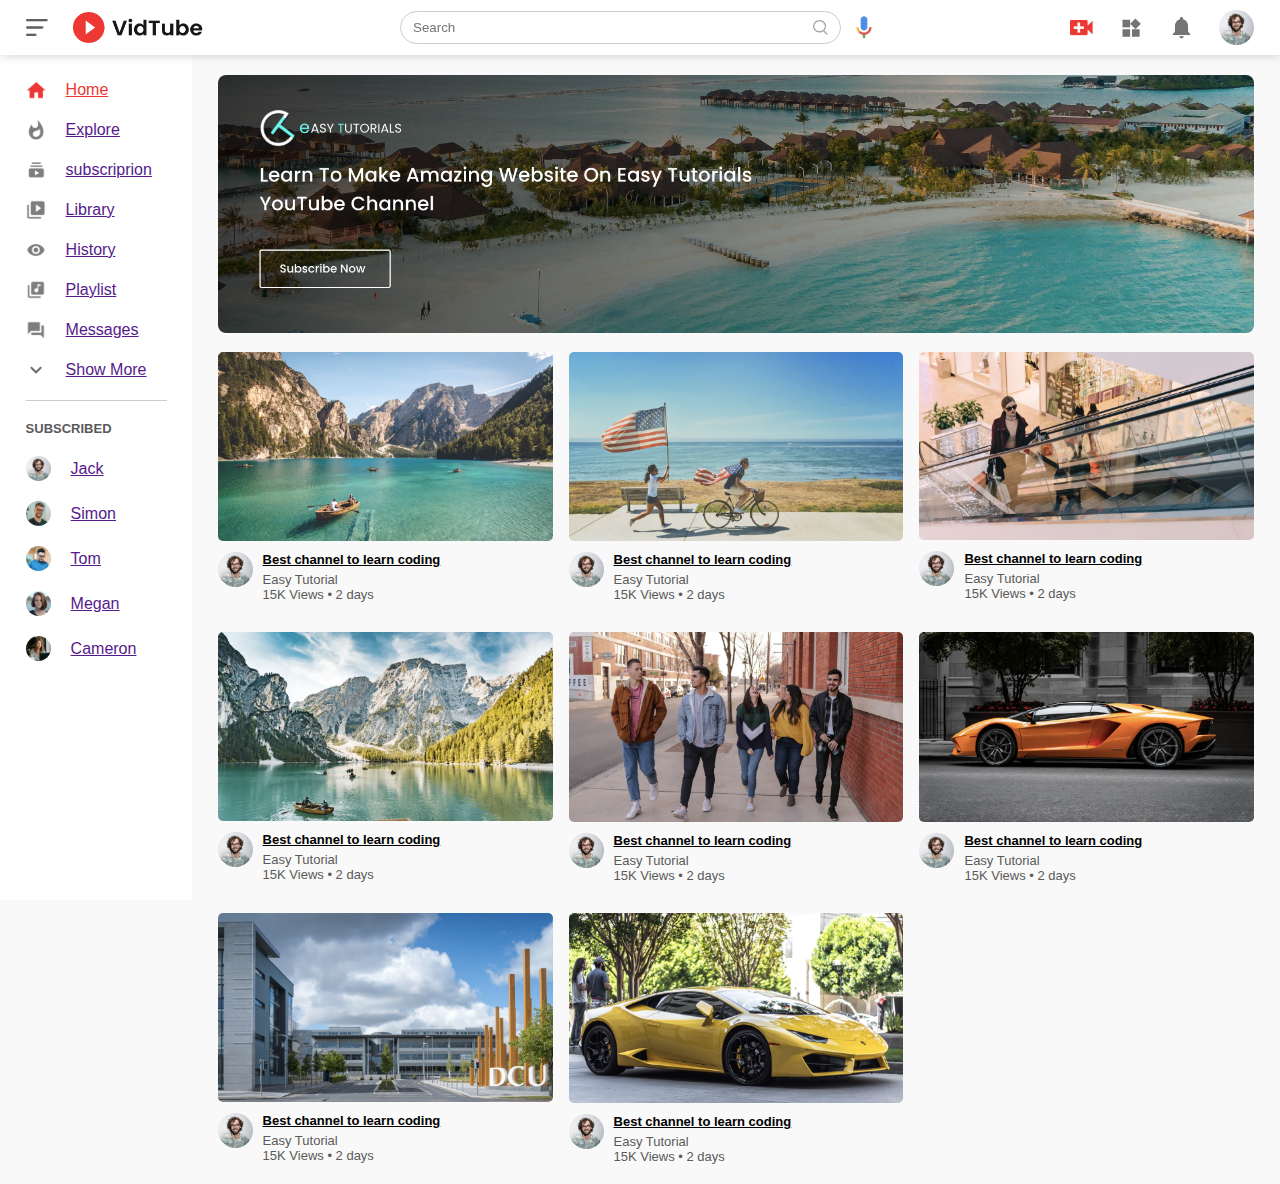
<file: index.html>
<!DOCTYPE html>
<html lang="en">
<head>
    <meta charset="UTF-8">
    <meta name="viewport" content="width=device-width, initial-scale=1.0">
    <title>Video sharing website</title>
    <link rel="stylesheet" href="style.css"><!--linking html and css-->
</head>
<body>
    <!--nav bar creation-->
    <nav class="flex-div">
        <div class="nav-left flex-div">
            <img src="images/menu.png" class="menu-icon">
            <img src="images/logo.png" class="logo">
        </div>
        <div class="nav-middle flex-div">
            <div class="search-box flex-div">
                <input type="text" placeholder="Search">
                <img src="images/search.png">
            </div>
            <img src="images/voice-search.png" class="mic-icon">
           


        </div>
        <div class="nav-right flex-div">
            <img src="images/upload.png">
            <img src="images/more.png">
            <img src="images/notification.png">
            <img src="images/Jack.png" class="user-icon">
        </div>
    </nav>
    <!-----------sidebar-------->
    <div class="sidebar">
        <div class="shortcut-links">
            <a href=""><img src="images/home.png"><p>Home</p></a>
            <a href=""><img src="images/explore.png"><p>Explore</p></a>
            <a href=""><img src="images/subscriprion.png"><p>subscriprion</p></a>
            <a href=""><img src="images/library.png"><p>Library</p></a>
            <a href=""><img src="images/history.png"><p>History</p></a>
            <a href=""><img src="images/playlist.png"><p>Playlist</p></a>
            <a href=""><img src="images/messages.png"><p>Messages</p></a>
            <a href=""><img src="images/show-more.png"><p>Show More</p></a>
            <hr>   
        </div>
        <div class="subscribed-list">
            <h3>SUBSCRIBED</h3>
            <a href=""><img src="images/Jack.png"><p>Jack</p></a>
            <a href=""><img src="images/simon.png"><p>Simon</p></a>
            <a href=""><img src="images/tom.png"><p>Tom</p></a>
            <a href=""><img src="images/megan.png"><p>Megan</p></a>
            <a href=""><img src="images/cameron.png"><p>Cameron</p></a>
            

        </div>
    </div>

    <!------main------->
<div class="container">
    <div class="banner">
        <img src="images/banner.png">
    </div>
    <div class="list-container">
        <div class="vid-list">
            <a href="play video.html"><img src="images/thumbnail1.png" class="thumbnail"></a>
            <div class="flex-div">
                <img src="images/Jack.png">
                <div class="vid-info">
                    <a href="play video.html">Best channel to learn coding</a>
                    <p>Easy Tutorial</p>
                    <p>15K Views &bull; 2 days </p><!--&bull; is used for putting dot-->
                </div>
            </div>
        </div>
        <div class="vid-list">
            <a href=""><img src="images/thumbnail2.png" class="thumbnail"></a>
            <div class="flex-div">
                <img src="images/Jack.png">
                <div class="vid-info">
                    <a href="">Best channel to learn coding</a>
                    <p>Easy Tutorial</p>
                    <p>15K Views &bull; 2 days </p>
                </div>
            </div>
        </div>
        <div class="vid-list">
            <a href=""><img src="images/thumbnail3.png" class="thumbnail"></a>
            <div class="flex-div">
                <img src="images/Jack.png">
                <div class="vid-info">
                    <a href="">Best channel to learn coding</a>
                    <p>Easy Tutorial</p>
                    <p>15K Views &bull; 2 days </p>
                </div>
            </div>
        </div>
        <div class="vid-list">
            <a href=""><img src="images/thumbnail4.png" class="thumbnail"></a>
            <div class="flex-div">
                <img src="images/Jack.png">
                <div class="vid-info">
                    <a href="">Best channel to learn coding</a>
                    <p>Easy Tutorial</p>
                    <p>15K Views &bull; 2 days </p>
                </div>
            </div>
        </div>
        <div class="vid-list">
            <a href=""><img src="images/thumbnail5.png" class="thumbnail"></a>
            <div class="flex-div">
                <img src="images/Jack.png">
                <div class="vid-info">
                    <a href="">Best channel to learn coding</a>
                    <p>Easy Tutorial</p>
                    <p>15K Views &bull; 2 days </p>
                </div>
            </div>
        </div>
        <div class="vid-list">
            <a href=""><img src="images/thumbnail6.png" class="thumbnail"></a>
            <div class="flex-div">
                <img src="images/Jack.png">
                <div class="vid-info">
                    <a href="">Best channel to learn coding</a>
                    <p>Easy Tutorial</p>
                    <p>15K Views &bull; 2 days </p>
                </div>
            </div>
        </div>
        <div class="vid-list">
            <a href=""><img src="images/thumbnail7.png" class="thumbnail"></a>
            <div class="flex-div">
                <img src="images/Jack.png">
                <div class="vid-info">
                    <a href="">Best channel to learn coding</a>
                    <p>Easy Tutorial</p>
                    <p>15K Views &bull; 2 days </p>
                </div>
            </div>
        </div>
        <div class="vid-list">
            <a href=""><img src="images/thumbnail8.png" class="thumbnail"></a>
            <div class="flex-div">
                <img src="images/Jack.png">
                <div class="vid-info">
                    <a href="">Best channel to learn coding</a>
                    <p>Easy Tutorial</p>
                    <p>15K Views &bull; 2 days </p>
                </div>
            </div>
        </div>
    </div>
</div>

    <script src="script.js"></script><!--js and html file connection-->
    
</body>
</html>
</file>
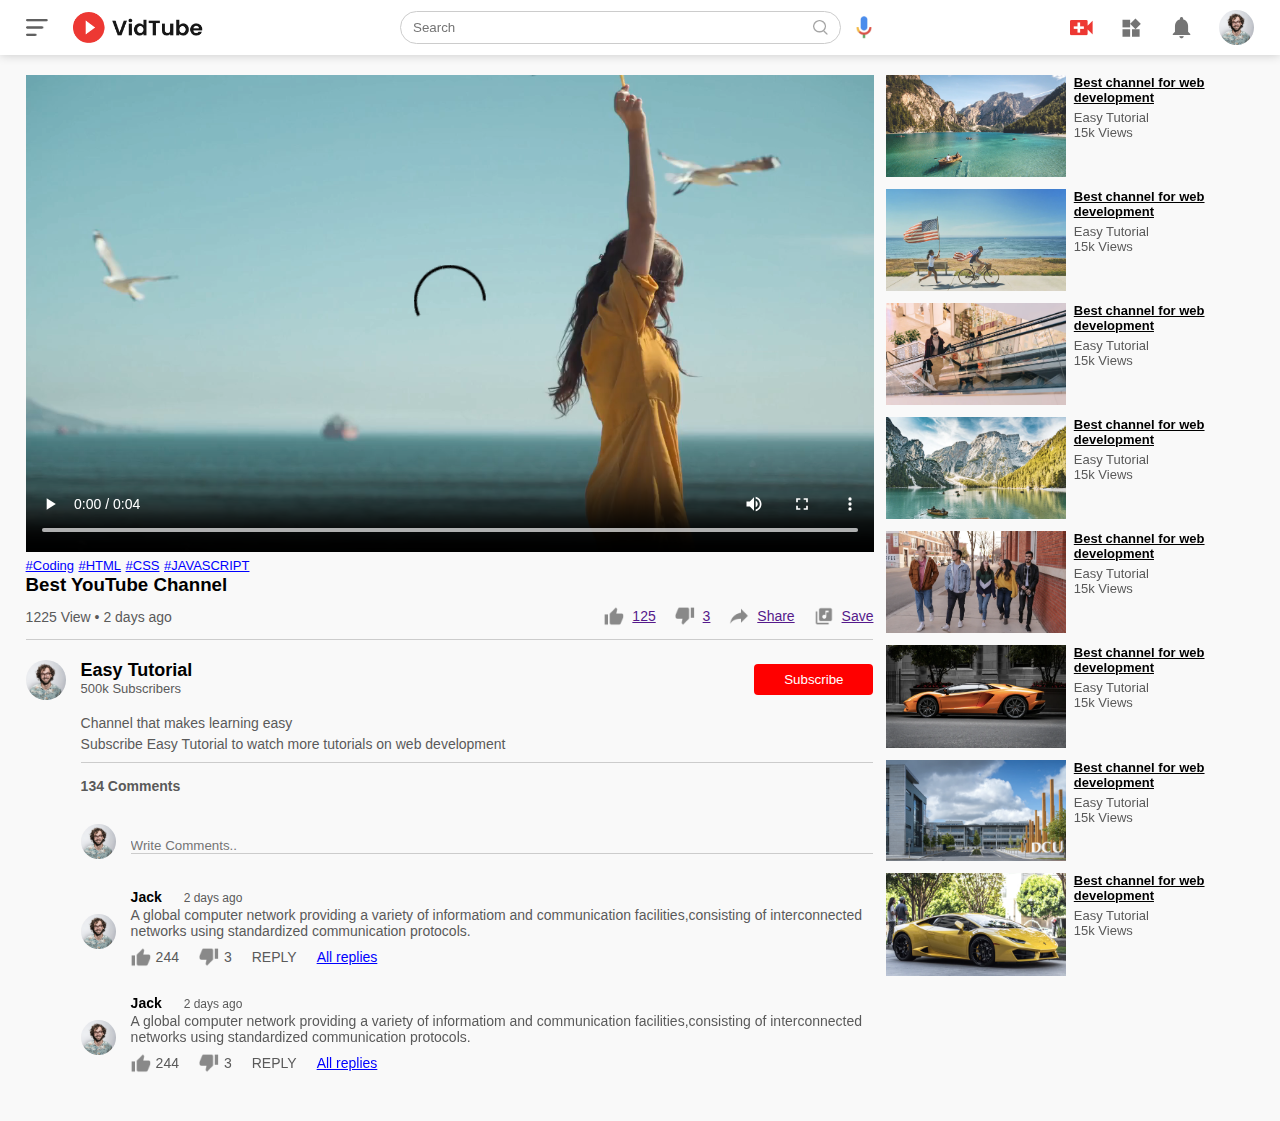
<file: play video.html>
<!DOCTYPE html>
<html lang="en">
<head>
    <meta charset="UTF-8">
    <meta name="viewport" content="width=device-width, initial-scale=1.0">
    <title>Play Video-Easy tutorial</title>
    <link rel="stylesheet" href="style.css">
</head>
<body>
    <nav class="flex-div">
        <div class="nav-left flex-div">
            <img src="images/menu.png" class="menu-icon">
            <img src="images/logo.png" class="logo">
        </div>
        <div class="nav-middle flex-div">
            <div class="search-box flex-div">
                <input type="text" placeholder="Search">
                <img src="images/search.png">
            </div>
            <img src="images/voice-search.png" class="mic-icon">
           


        </div>
        <div class="nav-right flex-div">
            <img src="images/upload.png">
            <img src="images/more.png">
            <img src="images/notification.png">
            <img src="images/Jack.png" class="user-icon">
        </div>
    </nav>

    <div class="container play-container">
        <div class="row">
            <div class="play-video">
                <video controls autoplay>
                    <source src="images/video.mp4" type="video/mp4">
                </video>
                <div class="tags">
                    <a href="">#Coding</a> <a href="">#HTML</a> <a href="">#CSS</a> <a href="">#JAVASCRIPT</a>
                </div>
                <h3>Best YouTube Channel</h3>
                <div class="play-video-info">
                    <p>1225 View &bull; 2 days ago</p>
                    <div>
                        <a href=""><img src="images/like.png">125</a>
                        <a href=""><img src="images/dislike.png">3</a>
                        <a href=""><img src="images/share.png">Share</a>
                        <a href=""><img src="images/save.png">Save</a>
                    </div>
                </div>
                <hr>
                <div class="publisher">
                    <img src="images/Jack.png">
                    <div>
                        <p>Easy Tutorial</p>
                        <span>500k Subscribers</span>
                    </div>
                    <button type="button">Subscribe</button>
                </div>
                <div class="vid-description">
                    <p>Channel that makes learning easy</p>
                    <p>Subscribe Easy Tutorial to watch more tutorials on web development</p>
                    <hr>
                    <h4>134 Comments</h4>
                    <div class="add-comment">
                        <img src="images/Jack.png">
                        <input type="text" placeholder="Write Comments..">
                    </div>
                    <div class="old-comment">
                        <img src="images/Jack.png">
                        <div>
                            <h3>Jack <span>2 days ago</span></h3>
                            <p>A global computer network providing a variety of informatiom and communication facilities,consisting of interconnected networks using standardized communication protocols.</p>
                            <div class="comment-action">
                                <img src="images/like.png">
                                <span>244</span>
                                <img src="images/dislike.png">
                                <span>3</span>
                                <span>REPLY</span>
                                <a href="">All replies</a>
                            </div>
                        </div>
                    </div><div class="old-comment">
                        <img src="images/Jack.png">
                        <div>
                            <h3>Jack <span>2 days ago</span></h3>
                            <p>A global computer network providing a variety of informatiom and communication facilities,consisting of interconnected networks using standardized communication protocols.</p>
                            <div class="comment-action">
                                <img src="images/like.png">
                                <span>244</span>
                                <img src="images/dislike.png">
                                <span>3</span>
                                <span>REPLY</span>
                                <a href="">All replies</a>
                            </div>
                        </div>
                    </div>






                </div>
                
            </div>
                <div class="right-sidebar">
                    <div class="side-video-list">
                        <a href="" class="small-thumbnail"><img src="images/thumbnail1.png"></a>
                        
                        <div class="vid-info">
                            <a href="">Best channel for web development</a>
                            <p>Easy Tutorial</p>
                            <p>15k Views</p>
                        </div>
                    </div>
                    <div class="side-video-list">
                        <a href="" class="small-thumbnail"><img src="images/thumbnail2.png"></a>
                        
                        <div class="vid-info">
                            <a href="">Best channel for web development</a>
                            <p>Easy Tutorial</p>
                            <p>15k Views</p>
                        </div>
                    </div>
                    <div class="side-video-list">
                        <a href="" class="small-thumbnail"><img src="images/thumbnail3.png"></a>
                        
                        <div class="vid-info">
                            <a href="">Best channel for web development</a>
                            <p>Easy Tutorial</p>
                            <p>15k Views</p>
                        </div>
                    </div>
                    <div class="side-video-list">
                        <a href="" class="small-thumbnail"><img src="images/thumbnail4.png"></a>
                        
                        <div class="vid-info">
                            <a href="">Best channel for web development</a>
                            <p>Easy Tutorial</p>
                            <p>15k Views</p>
                        </div>
                    </div>
                    <div class="side-video-list">
                        <a href="" class="small-thumbnail"><img src="images/thumbnail5.png"></a>
                        
                        <div class="vid-info">
                            <a href="">Best channel for web development</a>
                            <p>Easy Tutorial</p>
                            <p>15k Views</p>
                        </div>
                    </div>
                    <div class="side-video-list">
                        <a href="" class="small-thumbnail"><img src="images/thumbnail6.png"></a>
                        
                        <div class="vid-info">
                            <a href="">Best channel for web development</a>
                            <p>Easy Tutorial</p>
                            <p>15k Views</p>
                        </div>
                    </div>
                    <div class="side-video-list">
                        <a href="" class="small-thumbnail"><img src="images/thumbnail7.png"></a>
                        
                        <div class="vid-info">
                            <a href="">Best channel for web development</a>
                            <p>Easy Tutorial</p>
                            <p>15k Views</p>
                        </div>
                    </div>
                    <div class="side-video-list">
                        <a href="" class="small-thumbnail"><img src="images/thumbnail8.png"></a>
                        
                        <div class="vid-info">
                            <a href="">Best channel for web development</a>
                            <p>Easy Tutorial</p>
                            <p>15k Views</p>
                        </div>
                    </div>
                </div>
            </div>
        </div>
    </div>
    
</body>
</html>
</file>
<file: style.css>
*{
    margin:0;
    padding:0;
    font-family: 'poppins',sans-serif;
    box-sizing:border-box;
}
.a{
    text-decoration: none;
    color:#5a5a5a;
}
.img{
    cursor:pointer;

}
.flex-div{
    display: flex;
    align-items: center; 
}
nav{
    
    padding: 10px 2%;
    justify-content:space-between;
    box-shadow: 0 0 10px rgba(0,0,0,0.2);
    background: #fff;
    position: sticky;
    top:0;
    z-index:10;

}
.nav-right img{
    width: 25px;
    margin-right: 25px;

}
.nav-right .user-icon{
    width: 35px;
    border-radius:50%;
    margin-right:0;
}
.nav-left .menu-icon{
    width:22px;
    margin-right: 25px;
}
.nav-left .logo{
    width: 130px;;
}
.nav-middle .mic-icon{
    width: 16px;
}
.nav-middle .search-box{
    border:1px solid #ccc;
    margin-right: 15px;
    padding: 8px 12px;/*8 for top ,botton  and 12 for left,right*/
    border-radius: 25px;

}
.nav-middle .search-box input{
    width: 400px;
    border:0px;
    outline:0px;
    background:transparent;
}
.nav-middle .search-box img{
    width:15px;
}
/*-------sidebar----*/
.sidebar{
    background:#fff;
    width:15%;
    height:100vh;
    position: fixed;/*if we set a position...compulsory we set top also*/
    top:0;
    padding-left: 2%;
    padding-top:80px;
}
.shortcut-links a img{
    width:20px;
    margin-right: 20px;
}
.shortcut-links a{
    display:flex;
    align-items: center;
    margin-bottom: 20px;
    width:fit-content;
    flex-wrap:wrap;

}
.shortcut-links a:first-child{
    color: #ed3833;
}
.sidebar hr{
    border:0;
    height: 1px;
    background:#ccc;
    width:85%;
}
.subscribed-list h3{
    font-size: 13px;
    margin:20px 0;
    color:#5a5a5a;

}
.subscribed-list a{
    display: flex;
    align-items: center;
    margin-bottom: 20px;
    width: fit-content;
    flex-wrap:wrap;
}
.subscribed-list img{
    width:25px;
    border-radius: 50%;
    margin-right: 20px;

}
.small-sidebar{
    width:5px;/*if i click sidebar it will reduce the width size so 5px;*/
}
.small-sidebar a p{
    display: none;

}
.small-sidebar h3{
    display: none;
}
.small-sidebar hr{
    width:50%;
    margin-bottom: 25px;
}
/*---------main--------*/
.container{
    background: #f9f9f9;
    padding-left: 17%;
    padding-right: 2%;
    padding-top: 20px;
    padding-bottom: 20px;
}
.large-container{
    padding-left: 7%;/*--when we click sidebar,the sidebar should increase its size*/
}
.banner{
    width:100%;

}
.banner img{
    width:100%;
    border-radius: 8px;
}
.list-container{
    display:grid;
    grid-template-columns: repeat(auto-fit,minmax(250px,1fr));
    grid-column-gap:16px;
    grid-row-gap: 30px;
    margin-top: 15px;
}
.vid-list .thumbnail{
    width:100%;
    border-radius: 5px;
}
.vid-list .flex-div{
    align-items: flex-start;
    margin-top: 7px;
}
.vid-list .flex-div img{
    width:35px;
    margin-right: 10px;
    border-radius: 50%;
}
.vid-info{
    color:#5a5a5a;
    font-size: 13px;
}
.vid-info a{
    color: #000;
    font-weight: 600;
    display: block;
    margin-bottom: 5px;
}
/*to make website as responsive*/
@media (max-width:900px){
    .menu-icon{
        display: none;
    }
    .sidebar{
        display: none;
    }
    .container, .large-container{
        padding-left: 5%;
        padding-right: 5%;
    }
    .nav-right img{
        display: none;
    }
    .nav-right .user-icon{
        display: block;
        width: 30px;
    }
    .nav-middle .search-box input{
        width:100px;/*decrease*/

    }
    .nav-middle .mic-icon{
        display: none;  
    }
    .logo{
        width: 90px;
    }
}


/*-----------play video page--------*/
.play-container{
    padding-left: 2%;
}
.row{
    display:flex;
    justify-content: space-between;
    flex-wrap: wrap;
}
.play-video{
    flex-basis: 69%;
}
.right-sidebar{
    flex-basis: 30%;
}
.play-video video{
    width:100%;
}
.side-video-list{
    display:flex;
    justify-content: space-between;
    margin-bottom: 8px;
}
.side-video-list img{
    width:100%;
}
.side-video-list .small-thumbnail{
    flex-basis:49%;
}
.side-video-list .vid-info{
    flex-basis:49%;
}
.play-video .tags a{
    color:#0000ff;
    font-size: 13px;
}
.play-video .h3{
    font-weight: 600;
    font-size: 22px;
}
.play-video .play-video-info{
    display: flex;
    align-items: center;
    justify-content: space-between;
    flex-wrap: wrap;
    margin-top: 10px;
    font-size: 14px;
    color: #5a5a5a;
}
.play-video .play-video-info a img{
    width:20px;
    margin-right: 8px;
}
.play-video .play-video-info a{
    display: inline-flex;
    align-items: center;
    margin-left: 15px;
}
.play-video hr{
    border:0;
    height:1px;
    background:#ccc;
    margin:10px 0px;
}
.publisher{
    display:flex;
    align-items: center;
    margin-top: 20px;
}
.publisher div{
    flex:1;
    line-height: 18px; /*subscribe button on right side*/
}
.publisher img{
    width:40px;
    border-radius: 50%;
    margin-right: 15px;
}
.publisher div p{
    color:#000;
    font-weight: 600;
    font-size: 18px;
}
.publisher div span{
    font-size: 13px;
    color:#5a5a5a;
}
.publisher button{
    background: red;
    color:#fff;
    padding: 8px 30px;
    border: 0;
    outline: 0;
    border-radius: 4px;
    cursor: pointer;
}
.vid-description{
    padding-left: 55px;
    margin:15px 0;
}
.vid-description p{
    font-size: 14px;
    margin-bottom: 5px;
    color:#5a5a5a;
}
.vid-description h4{
    font-size: 14px;
    color: #5a5a5a;
    margin-top: 15px;
}
.add-comment{
    display: flex;
    align-items: center;
    margin:30px 0;
}
.add-comment img{
    width: 35px;
    border-radius: 50%;
    margin-right: 15px;
}
.add-comment input{
    border: 0;
    outline: 0;
    border-bottom: 1px solid #ccc;
    width: 100%;
    padding-top: 10px;
    background: transparent;
}
.old-comment{
    display: flex;
    align-items: center;
    margin: 20px 0;
}
.old-comment img{
    width:35px;
    border-radius: 50%;
    margin-right: 15px;
}
.old-comment h3{
    font-size: 14px;
    margin-bottom: 2px;
}
.old-comment h3 span{
    font-size: 12px;
    color:#5a5a5a;
    font-weight: 500;
    margin-left: 18px;
}
.old-comment .comment-action{
    display: flex;
    align-items: center;
    margin: 8px 0;
    font-size:14px;
}
.old-comment .comment-action img{
border-radius: 0;
width: 20px;
margin-right: 5px;
}
.old-comment .comment-action span{
    margin-right: 20px;
    color: #5a5a5a;
}
.old-comment .comment-action a{
    color: #0000ff;
}
@media (max-width:900px){
    .play-video{
        flex-basis:100%;
    }
    .right-sidebar{
        flex-basis: 100%;
    }
    .play-container{
        padding-left: 5%;
    }
    .vid-description{
        padding-left: 0;
    }
    .play-video .play-video-info a{
        margin-bottom: 0;
        margin-right: 15px;
        margin-top: 15px;
    }


}
</file>
